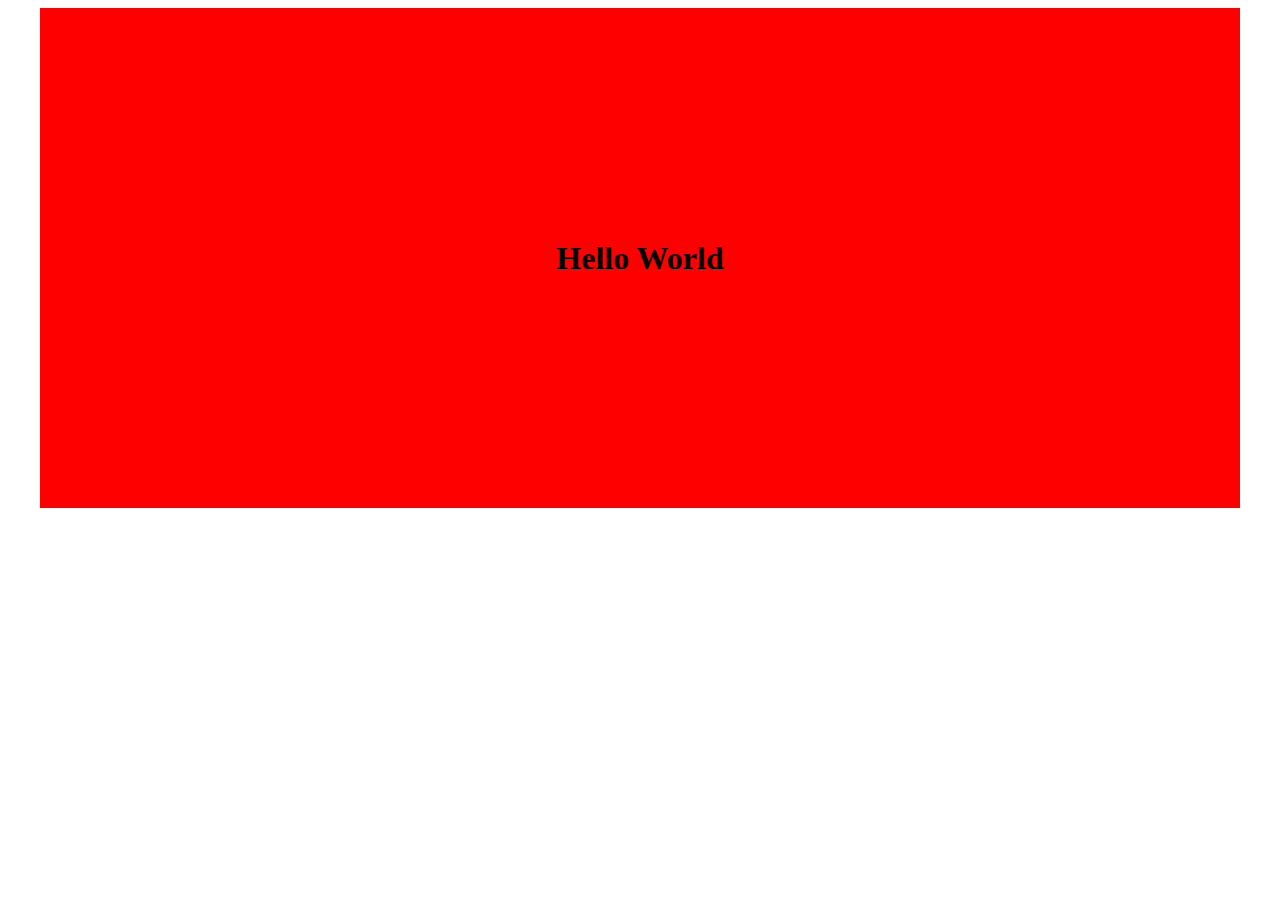
<file: assignment-1/problems/1-vertical-align/index.html>
<!doctype html>
<html lang="en">
  <head>
    <meta charset="UTF-8" />
    <meta name="viewport" content="width=device-width, initial-scale=1.0" />
    <title>Horizontal Align</title>
    <style>
      .container {
        width: 1200px;
        margin: 0 auto;
        height: 500px;
        background-color: red;
        display: flex;
        justify-content: center;
        align-items: center;
      }
    </style>
  </head>

  <body>
    <div class="container">
      <h1>Hello World</h1>
    </div>
  </body>
</html>
</file>
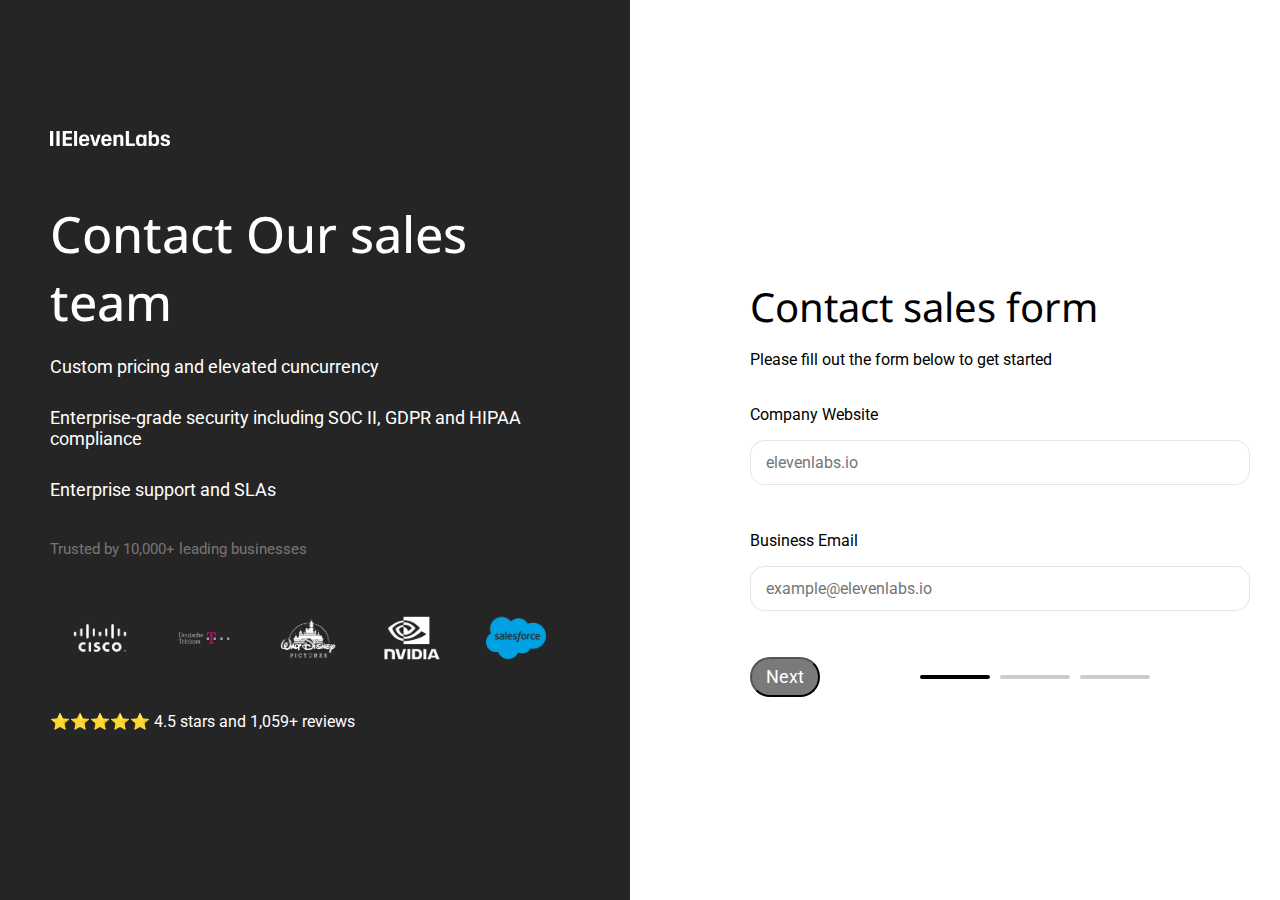
<file: assignment-1/problems/07-elevenlabs-sales-page/salesPage/index.html>
<!doctype html>
<html lang="en">
  <head>
    <meta charset="UTF-8" />
    <meta name="viewport" content="width=device-width, initial-scale=1.0" />
    <title>eleven labs sales</title>
    <link href="style.css" rel="stylesheet" />
    <link rel="preconnect" href="https://fonts.googleapis.com">
<link rel="preconnect" href="https://fonts.gstatic.com" crossorigin>
<link href="https://fonts.googleapis.com/css2?family=Roboto:ital,wght@0,100..900;1,100..900&display=swap" rel="stylesheet">
<link href="https://fonts.googleapis.com/css2?family=Noto+Sans:ital,wght@0,100..900;1,100..900&family=Roboto:ital,wght@0,100..900;1,100..900&display=swap" rel="stylesheet">
  </head>
  <body>
    <div class="main">
      <div class="left-side">
          <a href="elevenlabs.io" alt="elevenlabs">
            <img src="Logo (1).png" alt="logo"
          /></a>
        <div class="team">
          <h1>Contact Our sales team</h1>
          <p>Custom pricing and elevated cuncurrency</p>
          <p>
            Enterprise-grade security including SOC II, GDPR and HIPAA
            compliance
          </p>
          <p>Enterprise support and SLAs</p>
        <div class="trust">
         <p>Trusted by 10,000+ leading businesses</p>
          <img src="cisco.png" alt="cisco" />
          <img src="toppng.com-deutsche-telekom.png" alt="cisco" />
          <img src="Walt Disney Company White Logo HD PNG - 2000x2000.png" alt="cisco" />
          <img src="Nvidia Gaming White Logo Image PNG - 2400x2400.png" alt="cisco" />
          <img src="salesforce.png" alt="cisco" />
          <h4>⭐⭐⭐⭐⭐   4.5 stars and 1,059+ reviews</h4>
      </div>
      </div>
       </div>
      <div class="form-container">
        <form>
        <h2>Contact sales form</h2>
        <p>Please fill out the form below to get started</p>
        
          <label for="website">Company Website</label>
          <input type="url" id="website" name="website" placeholder="elevenlabs.io" required />

          <label for="email">Business Email</label>
          <input type="email" id="email" name="email" placeholder="example@elevenlabs.io" required />
          <div class="btn-line">
          <div class="btn">
            <button type="submit">Next</button>
          </div>
          <div class="line">
            <div class="line1"></div>
            <div class="line2"></div>
            <div class="line3"></div>
          </div>
          </div>
        </form>
    </div>
    <script src="script.js"></script>
  </body>
</html>
</file>
<file: assignment-1/problems/07-elevenlabs-sales-page/salesPage/style.css>
*{
    margin:0;
    padding: 0;
    box-sizing: border-box;
}
body{
    background-color:rgb(255, 255, 255);
    min-height: 100vh;
}

.main{
    display: flex;
    flex-wrap: wrap;
    justify-content: center;
    
    
    

}

.left-side{
    background-color: rgb(38, 37, 37);
    color: white;
    display: flex;
    flex-direction: column;
    justify-content: center;
    flex:1 1 300px;
    padding: 50px;
    padding-top: 12px;
    min-height: 100vh;
    
}

.left-side a img{
    width: 120px;
    margin-bottom: 50px;

}



.team h1{
    font-size: 50px;
    padding-bottom: 20px;
    font-family:"Noto Sans", sans-serif;
    font-weight: 450;
}
.team p{
    font-size: 18px;
    padding-bottom: 30px;
    font-family: "Roboto", sans-serif;
}

.team img{
    width: 100px;
    padding: 20px;
    margin-bottom: 20px;
    
}
.trust{
    margin-top: 10px;
    
}
.trust p{
    font-size: 15px;
    color: rgb(200, 195, 195);
    opacity: 0.5;
    font-family: "Roboto", sans-serif;
}

.trust h4{
    font-size: 16px;
    font-family: "Roboto", sans-serif;
    font-weight: 400;
    

}


.form-container{
    display: flex;
    justify-content: center;
    flex-direction: column;
    flex:1 1 300px;
    padding: 40px;
    margin: 10px;
   
    
}

form{
    display: flex;
    flex-direction: column;
    justify-content: center;
    max-width: 400px;
    width: 100%;
    margin: 70px;
    gap: 16px;
    margin-bottom: 10px;
   

}
.form-container h2{
    font-size: 40px;
    font-family: "Noto Sans", sans-serif;
    font-weight: 400;
    margin-top: 15px;
    
    
}
.form-container p{
    font-size: 16px;
    font-family: "Roboto", sans-serif;
    margin-bottom: 20px;

}
form label{
    font-size: 16px;
    font-family: "Roboto", sans-serif;
}
form input{
    width: 500px;
    height: 45px;
    border-radius: 15px;
    font-size: 16px;
    padding: 15px;
    margin-bottom: 30px;
    text-decoration: none;
    font-family: "Roboto", sans-serif;
    border: 1px solid rgba(0, 0, 0, 0.1);
}

.btn-line{
    display: flex;
    justify-content: space-between;
    align-items: center;
    
}

.btn{
    display:flex;
    justify-content: start;

}
.btn button{
    width: 70px;
    height: 40px;
    font-size: 18px;
    border-radius: 30px;
    background-color: rgb(122, 122, 122);
    color: white;
    font-family: "Roboto", sans-serif;
}


.line{
    display: flex;
    gap: 10px;
    
}
.line1{
     width: 70px;
    background-color:  rgb(204, 204, 204);
    height: 4px;
    border-radius: 10px;

}
.line2{
     width: 70px;
    background-color: rgb(204, 204, 204);
    height: 4px;
    border-radius: 10px;
    
}
.line3{
     width: 70px;
    background-color:  rgb(204, 204, 204);
    height: 4px;
    border-radius: 10px;
    
}

@media screen and (max-width: 768px) {

    .main{
        flex-direction: column;
        align-items: stretch;
    }

    .left-side,
    .form-container{
        width: 100%;
        padding: 40px 20px;
    }

    .left-side{
        min-height: auto;
    }

    form{
        margin: 0 auto;
        width: 100%;
    }

    form input{
        width: 100%;
        max-width: 100%;
    }

    .btn-line{
        flex-direction: column;
        gap: 20px;
        align-items: flex-start;
    }

    .line{
        flex-wrap: wrap;
    }

    .line1,
    .line2,
    .line3{
        width: 50px;
    }

    .trust{
        display: flex;
        flex-wrap: wrap;
        gap: 10px;
    }
}
</file>
